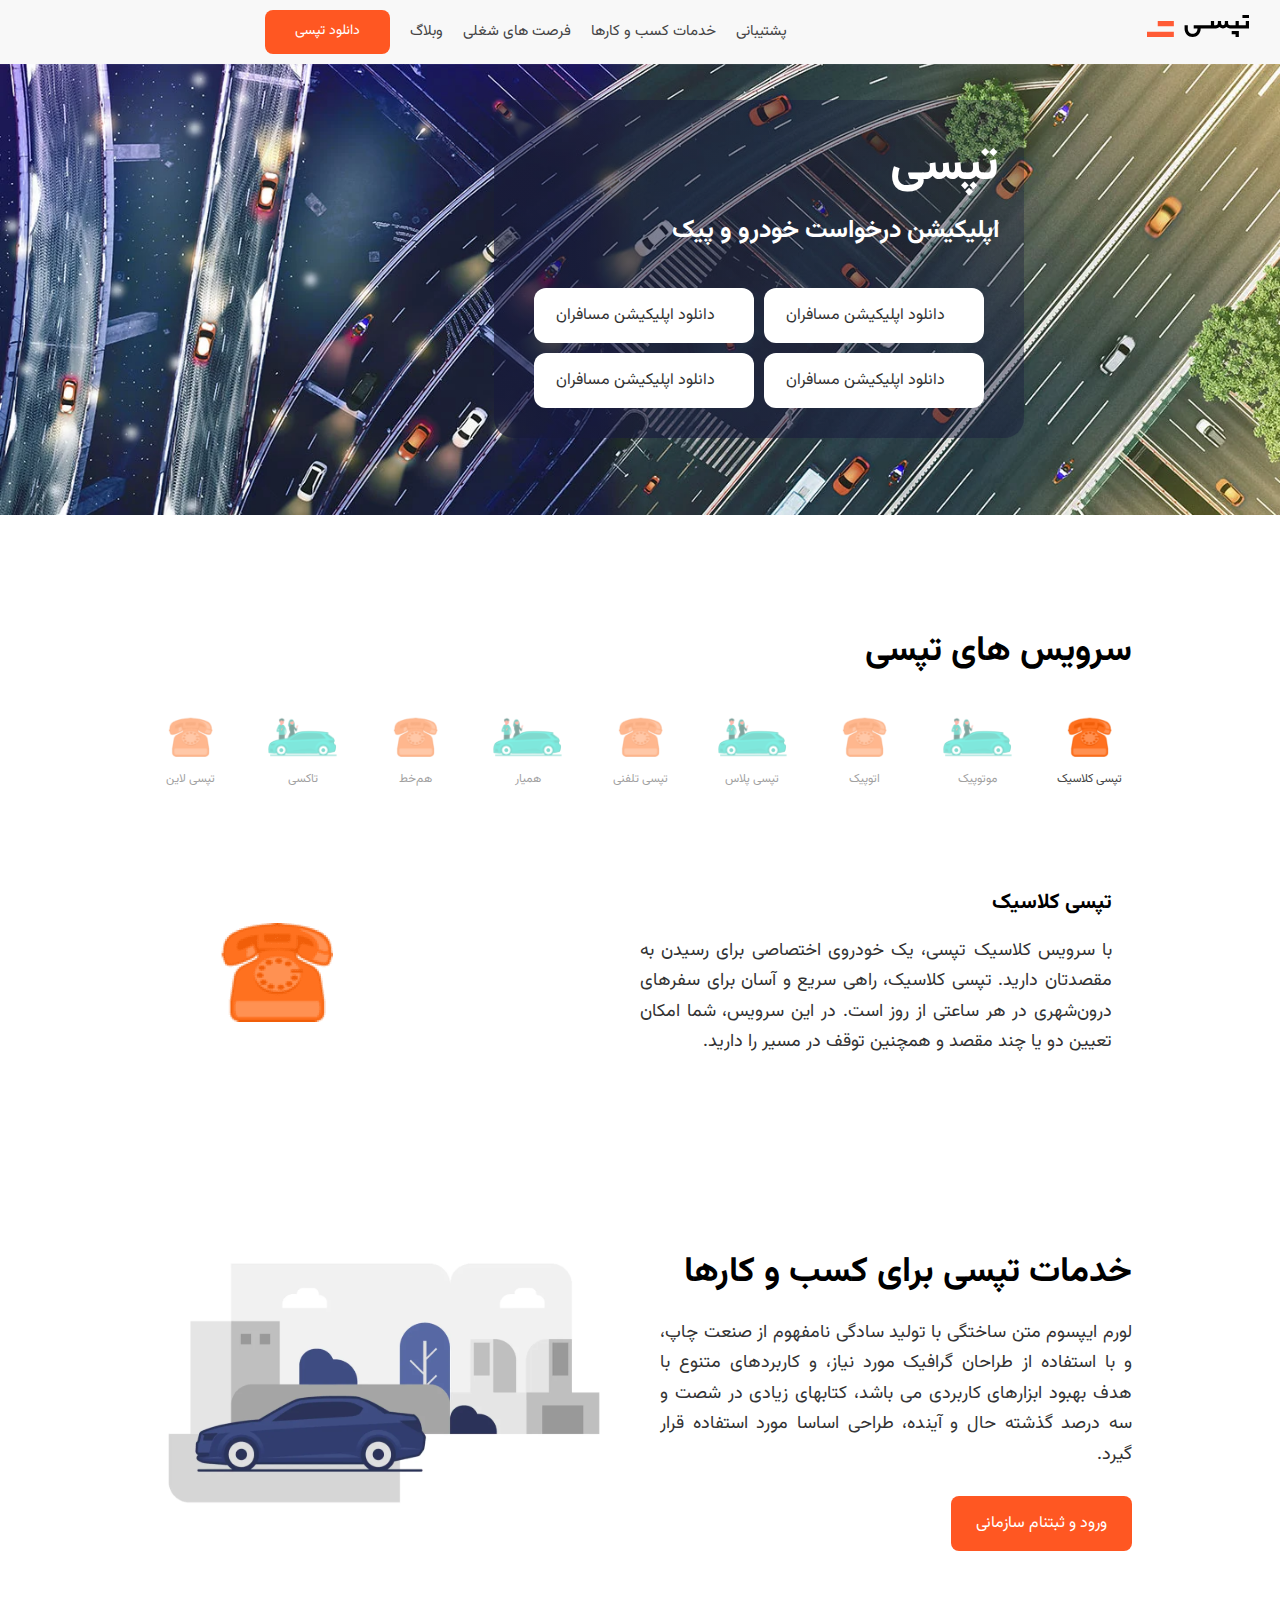
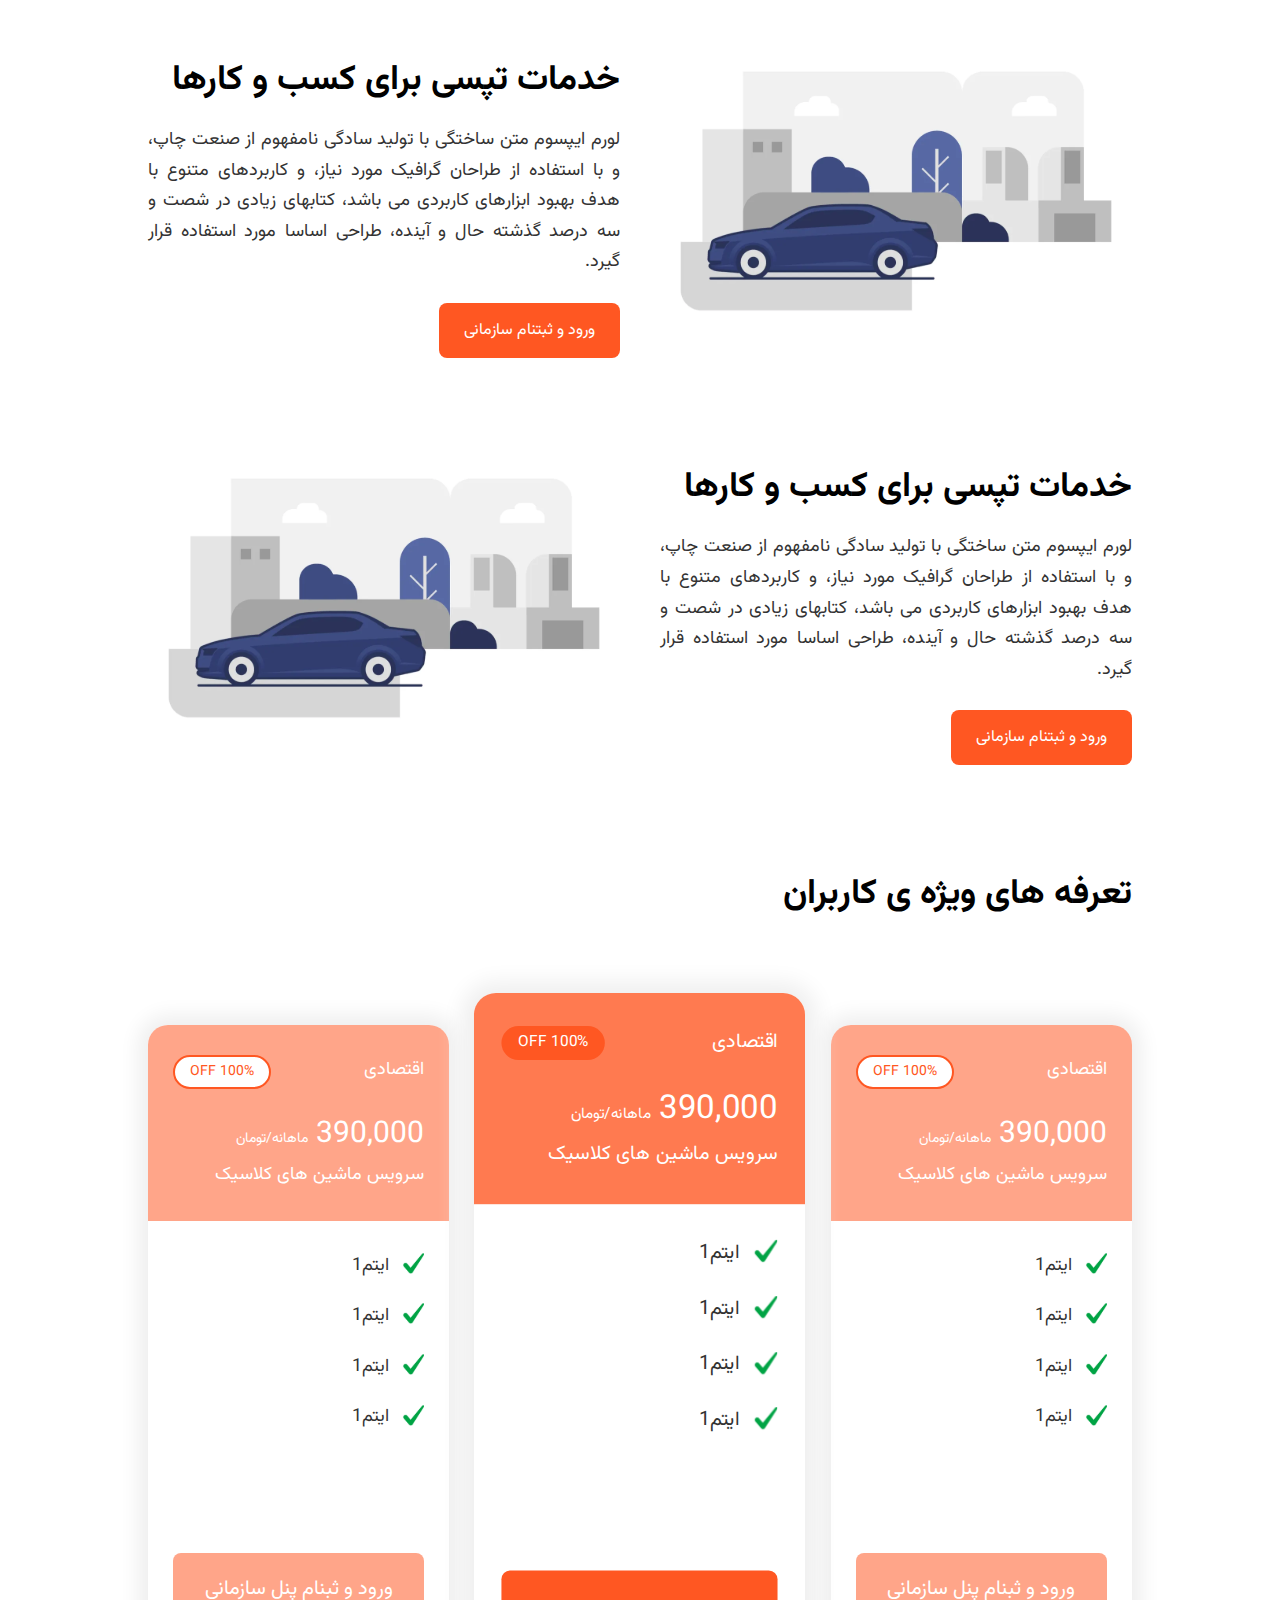
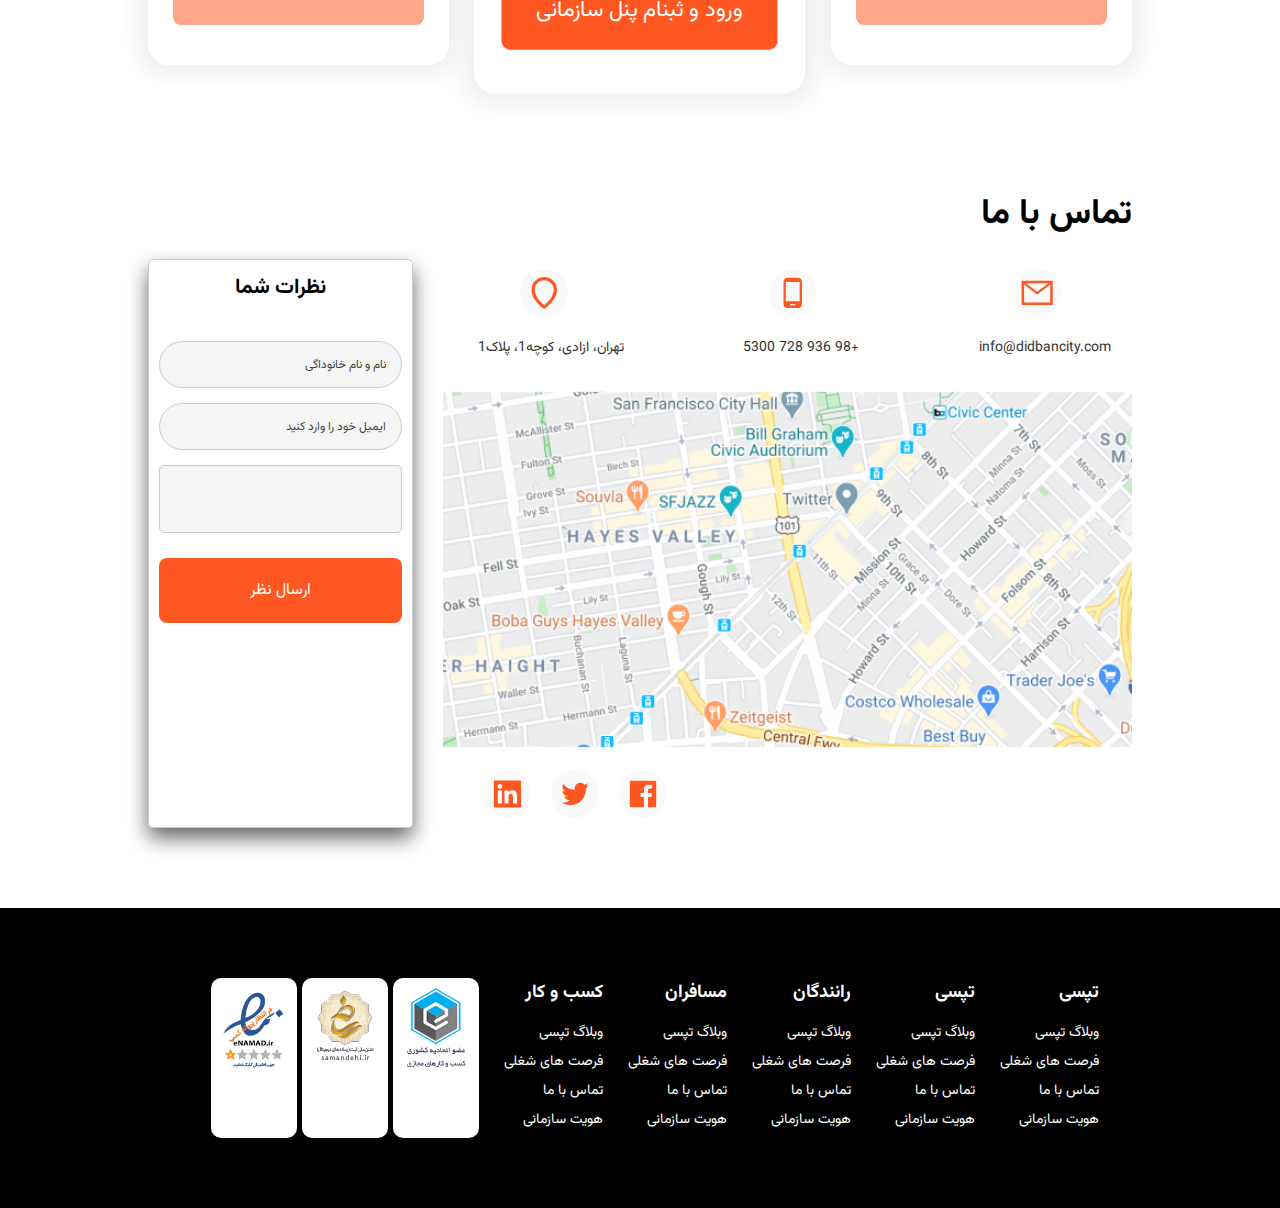
<file: index.html>
<!DOCTYPE html>
<html lang="en" dir="rtl">
  <head>
    <meta charset="UTF-8" />
    <meta http-equiv="X-UA-Compatible" content="IE=edge" />
    <meta name="viewport" content="width=device-width, initial-scale=1.0" />
    <link rel="stylesheet" href="/assets/css/fonts.css" />
    <link rel="stylesheet" href="/assets/css/styles.css" />
    <link
      rel="stylesheet"
      href="https://cdnjs.cloudflare.com/ajax/libs/font-awesome/6.4.0/css/all.min.css"
      integrity="sha512-iecdLmaskl7CVkqkXNQ/ZH/XLlvWZOJyj7Yy7tcenmpD1ypASozpmT/E0iPtmFIB46ZmdtAc9eNBvH0H/ZpiBw=="
      crossorigin="anonymous"
      referrerpolicy="no-referrer"
    />
    <title>Tapsi Demo</title>
  </head>
  <body>
    <!-- navbar -->
    <header class="main-header">
      <nav class="nav container">
        <a href="#">
          <img src="/assets/images/logo.svg" alt="" />
        </a>
        <div class="nav__toggler">
          <div class="bar bar-one"></div>
          <div class="bar bar-two"></div>
          <div class="bar bar-three"></div>
        </div>
        <ul class="list nav__list">
          <li class="nav__item"><a href="#">پشتیبانی</a></li>
          <li class="nav__item"><a href="#">خدمات کسب و کارها</a></li>
          <li class="nav__item"><a href="#">فرصت های شغلی</a></li>
          <li class="nav__item"><a href="#">وبلاگ</a></li>
          <li class="nav__item cta">
            <a href="#" class="btn btn--primary btn--block">دانلود تپسی</a>
          </li>
        </ul>
      </nav>
    </header>

    <!-- navbar -->
    <!-- header -->
    <section class="hero-section">
      <picture>
        <source
          srcset="/assets/images/banner.webp"
          type="image/webp"
          media="(min-width: 768px)"
        />
        <source
          srcset="/assets/images/banner-mobile.webp"
          type="image/webp"
          media="(max-width: 768px)"
        />
        <img alt="banner" src="/assets/images/banner.webp" class="banner-img" />
      </picture>

      <div class="hero-wrapper container">
        <div class="itro-btn">
          <h1>تپسی</h1>
          <h2>اپلیکیشن درخواست خودرو و پیک</h2>
          <div class="btn-wrapper">
            <div class="intro-btn__passenger">
              <span>
                <i class="fa fa-car" aria-hidden="true"></i>
              </span>
              <p>دانلود اپلیکیشن مسافران</p>
            </div>
            <div class="intro-btn__passenger">
              <span>
                <i class="fa fa-car" aria-hidden="true"></i>
              </span>
              <p>دانلود اپلیکیشن مسافران</p>
            </div>
            <div class="intro-btn__passenger">
              <span>
                <i class="fa fa-car" aria-hidden="true"></i>
              </span>
              <p>دانلود اپلیکیشن مسافران</p>
            </div>
            <div class="intro-btn__passenger">
              <span>
                <i class="fa fa-car" aria-hidden="true"></i>
              </span>
              <p>دانلود اپلیکیشن مسافران</p>
            </div>
          </div>
        </div>
      </div>
    </section>

    <!-- header -->
    <!-- servicec -->
    <section class="services container block">
      <h3 class="services__title">سرویس های تپسی</h3>
      <div class="services-tabs">
        <a class="tab active" data-tab-target="nav-classic-tab">
          <img src="/assets/images/s1.png" alt="tapsi-classic-icon" />
          <p>تپسی کلاسیک</p>
        </a>
        <a class="tab" data-tab-target="nav-motopeyk-tab">
          <img src="/assets/images/s2.png" alt="motopeyk-icon" />
          <p>موتوپیک</p>
        </a>
        <a class="tab" data-tab-target="nav-autopeyk-tab">
          <img src="/assets/images/s1.png" alt="autopeyk-icon" />
          <p>اتوپیک</p>
        </a>
        <a class="tab" data-tab-target="nav-plus-tab">
          <img src="/assets/images/s2.png" alt="tapsi-plus-icon" />
          <p>تپسی پلاس</p>
        </a>
        <a class="tab" data-tab-target="nav-tel-tab">
          <img src="/assets/images/s1.png" alt="tapsi-tel-icon" />
          <p>تپسی تلفنی</p>
        </a>
        <a class="tab" data-tab-target="nav-hamyar-tab">
          <img src="/assets/images/s2.png" alt="hamyar-icon" />
          <p>همیار</p>
        </a>
        <a class="tab" data-tab-target="nav-hamkhat-tab">
          <img src="/assets/images/s1.png" alt="hamkhat-icon" />
          <p>هم&zwnj;خط</p>
        </a>
        <a class="tab" data-tab-target="nav-taxi-tab">
          <img src="/assets/images/s2.png" alt="tapsi-taxi-icon" />
          <p>تاکسی</p>
        </a>
        <a class="tab" data-tab-target="nav-line-tab">
          <img src="/assets/images/s1.png" alt="tapsi-line-icon" />
          <p>تپسی لاین</p>
        </a>
      </div>
      <section class="feature container block">
        <div class="tab-content active" id="nav-classic-tab">
          <div class="feature__image">
            <img src="/assets/images/s1.png" alt="" />
          </div>
          <div class="feature__detailes">
            <h3 class="feature__title">تپسی کلاسیک</h3>
            <p class="feature__text">
              با سرویس کلاسیک تپسی، یک خودروی اختصاصی برای رسیدن به مقصدتان دارید.
              تپسی کلاسیک، راهی سریع و آسان برای سفرهای درون‌شهری در هر ساعتی از روز
              است. در این سرویس، شما امکان تعیین دو یا چند مقصد و همچنین توقف در
              مسیر را دارید.
            </p>
          </div>
        </div>
        <div class="tab-content" id="nav-motopeyk-tab">
          <div class="feature__image">
            <img src="/assets/images/s2.png" alt="" />
          </div>
          <div class="feature__detailes">
            <h3 class="feature__title">موتوپیک</h3>
            <p class="feature__text">
              با استفاده از سرویس موتوپیک، بسته‌ها و مرسولاتتان با پیک موتور به مقصد
              ارسال می‌شوند. این سرویس مناسب زمانی است که می‌خواهید مرسوله سریع‌تر
              به مقصد برسد. در این سرویس، شما می‌توانید مسیر رسیدن مرسوله‌تان به
              مقصد را به صورت لحظه‌ای روی نقشه دنبال کنید.
            </p>
          </div>
        </div>
        <div class="tab-content" id="nav-autopeyk-tab">
          <div class="feature__image">
            <img src="/assets/images/s1.png" alt="" />
          </div>
          <div class="feature__detailes">
            <h3 class="feature__title">اتوپیک</h3>
            <p class="feature__text">
              اتوپیک سرویسی برای ارسال بسته‌های شما با خودرو است. این سرویس، برای
              زمانی مناسب است که بسته‌های شما، با موتور قابل ارسال نیستند و یا در
              حین جابجایی، نیاز به مراقبت بیشتری دارند. در این سرویس نیز امکان رصد
              لحظه ‌به لحظه موقعیت مکانی مرسوله تا زمان رسیدن به مقصد فراهم است.
            </p>
          </div>
        </div>
        <div class="tab-content" id="nav-plus-tab">
          <div class="feature__image">
            <img src="/assets/images/s2.png" alt="" />
          </div>
          <div class="feature__detailes">
            <h3 class="feature__title">تپسی پلاس</h3>
            <p class="feature__text">
              در سرویس پلاس تاکسی اینترنتی تپسی، خودرویی با مدل بالاتر و عمر کمتر،
              به دنبال شما خواهد آمد. همچنین، رانندگان این سرویس بالاترین امتیاز را
              از مسافران دریافت کرده‌اند. در این سرویس که در حال حاضر در تهران فعال
              است، امکان تعیین چند مقصد یا توقف در حین سفر، وجود دارد.
            </p>
          </div>
        </div>
        <div class="tab-content" id="nav-tel-tab">
          <div class="feature__image">
            <img src="/assets/images/s1.png" alt="" />
          </div>
          <div class="feature__detailes">
            <h3 class="feature__title">تپسی تلفنی</h3>
            <p class="feature__text">
              سرویس تپسی تلفنی یا ۱۶۳۰، این امکان را به شما می‌دهد که بدون نیاز به
              اینترنت و اپلیکیشن، درخواست خودرو بدهید. این سرویس تاکسی تلفنی مناسب
              زمانی است که به هر دلیلی دسترسی به اینترنت یا اپلیکیشن ندارید. همچنین
              سرویس تلفنی تپسی، راه حلی مناسب برای افرادی است که کار کردن با
              اپلیکیشن‌های موبایلی برایشان راحت نیست.
            </p>
          </div>
        </div>
        <div class="tab-content" id="nav-hamyar-tab">
          <div class="feature__image">
            <img src="/assets/images/s2.png" alt="" />
          </div>
          <div class="feature__detailes">
            <h3 class="feature__title">همیار</h3>
            <p class="feature__text">
              سرویس همیار تپسی، به جای شما خرید می‌کند. کافیست فروشگاه مورد نظر خود
              را به عنوان مبدا مشخص کرده و لیست خریدتان را داخل اپ وارد کنید. این
              خرید‌ها می‌تواند از سوپرمارکت یا داروخانه مورد نظر شما باشند.
            </p>
          </div>
        </div>
        <div class="tab-content" id="nav-hamkhat-tab">
          <div class="feature__image">
            <img src="/assets/images/s1.png" alt="" />
          </div>
          <div class="feature__detailes">
            <h3 class="feature__title">هم خط</h3>
            <p class="feature__text">
              سرویس هم‌خط تپسی شما را با مینی‌بوس‌ به مقصد می‌رساند. با استفاده از
              سرویس هم‌خط بعد از انتخاب مسیر سفر، بلیت‌تان را خریداری کنید و سریع‌تر
              و راحت‌تر به مقصد برسید. این سرویس خطی بسیار ارزان‌تر از دیگر
              سرویس‌های تپسی است و شما را سریع‌تر و راحت‌تر از حمل‌ونقل عمومی به
              مقصدتان می‌رساند. شما می‌توانید از قبل بلیت هم خط را رزرو کنید و با
              رعایت فاصله اجتماعی به مقصد برسید. سرویس مینی بوس آنلاین فعلا فقط در
              تهران فعال است.
            </p>
          </div>
        </div>
        <div class="tab-content" id="nav-taxi-tab">
          <div class="feature__image">
            <img src="/assets/images/s2.png" alt="" />
          </div>
          <div class="feature__detailes">
            <h3 class="feature__title">تپسی تاکسی</h3>
            <p class="feature__text">
              در سرویس تاکسی تپسی، تاکسی‌های زرد یا سبز شما را به مقصدتان می‌رسانند.
              این سرویس در حال حاضر در تهران فعال است و چنانچه به دلایلی مانند ورود
              به محدوده طرح ترافیک یا طرح آلودگی هوا، ترجیح بدهید از تاکسی برای
              رفت‌وآمدتان استفاده کنید، گزینه مناسبی خواهد بود.
            </p>
          </div>
        </div>
        <div class="tab-content" id="nav-line-tab">
          <div class="feature__image">
            <img src="/assets/images/s1.png" alt="" />
          </div>
          <div class="feature__detailes">
            <h3 class="feature__title">تپسی لاین</h3>
            <p class="feature__text">
              تپسی لاین سرویسی است که امکان سفر اشتراکی را برایتان فراهم می‌کند. در
              این سرویس شما با مسافر دیگری که هم‌مسیرتان است، هم‌سفر خواهید بود و
              هزینه سفرتان تقسیم می‌شود. این سرویس در حال حاضر به دلیل شرایط
              همه‌گیری بیماری کرونا از دسترس خارج شده اما با بهبود شرایط می‌توانید
              از سرویس لاین استفاده کنید.
            </p>
          </div>
      </section>
    </section>
    <!-- services -->
    <!-- feature -->
    <section class="feature container block">
      <div class="feature__image">
        <img src="/assets/images/illus-plus 1.svg" alt="" />
      </div>
      <div class="feature__detailes">
        <h2 class="feature__title">خدمات تپسی برای کسب و کارها</h2>
        <p class="feature__text">
          لورم ایپسوم متن ساختگی با تولید سادگی نامفهوم از صنعت چاپ، و با استفاده از
          طراحان گرافیک مورد نیاز، و کاربردهای متنوع با هدف بهبود ابزارهای کاربردی
          می باشد، کتابهای زیادی در شصت و سه درصد گذشته حال و آینده، طراحی اساسا
          مورد استفاده قرار گیرد.
        </p>
        <button class="btn btn--primary">ورود و ثبتنام سازمانی</button>
      </div>
    </section>
    <section class="feature container revers block">
      <div class="feature__image">
        <img src="/assets/images/illus-plus 1.svg" alt="" />
      </div>
      <div class="feature__detailes">
        <h2 class="feature__title">خدمات تپسی برای کسب و کارها</h2>
        <p class="feature__text">
          لورم ایپسوم متن ساختگی با تولید سادگی نامفهوم از صنعت چاپ، و با استفاده از
          طراحان گرافیک مورد نیاز، و کاربردهای متنوع با هدف بهبود ابزارهای کاربردی
          می باشد، کتابهای زیادی در شصت و سه درصد گذشته حال و آینده، طراحی اساسا
          مورد استفاده قرار گیرد.
        </p>
        <button class="btn btn--primary">ورود و ثبتنام سازمانی</button>
      </div>
    </section>
    <section class="feature container block">
      <div class="feature__image">
        <img src="/assets/images/illus-plus 1.svg" alt="" />
      </div>
      <div class="feature__detailes">
        <h2 class="feature__title">خدمات تپسی برای کسب و کارها</h2>
        <p class="feature__text">
          لورم ایپسوم متن ساختگی با تولید سادگی نامفهوم از صنعت چاپ، و با استفاده از
          طراحان گرافیک مورد نیاز، و کاربردهای متنوع با هدف بهبود ابزارهای کاربردی
          می باشد، کتابهای زیادی در شصت و سه درصد گذشته حال و آینده، طراحی اساسا
          مورد استفاده قرار گیرد.
        </p>
        <button class="btn btn--primary">ورود و ثبتنام سازمانی</button>
      </div>
    </section>
    
    <!-- feature -->
    <!-- cards -->
    <div class="container block">
      <h2>تعرفه های ویژه ی کاربران</h2>
      <div class="block-plan ">
        <div class="plan">
          <div class="card card__secondary">
            <header class="card__header">
              <div class="plan__intruction">
                <span class="plan__name"> اقتصادی </span>
                <span class="badge badge--secendary">off 100%</span>
              </div>
              <div class="priceOfService">
                <span class="plan__price">390,000 </span>
                <span class="plan__billing-cicle">ماهانه/تومان</span>
              </div>
              <span class="plan__discription">سرویس ماشین های کلاسیک </span>
            </header>
            <div class="card__body">
              <ul class="list list--tick">
                <li class="list__item list--tick">ایتم1</li>
                <li class="list__item list--tick">ایتم1</li>
                <li class="list__item list--tick">ایتم1</li>
                <li class="list__item list--tick">ایتم1</li>
              </ul>
              <button class="btn btn--secendary btn-block">
                ورود و ثبنام پنل سازمانی
              </button>
            </div>
          </div>
        </div>
      
        <div class="plan plan--popular">
          <div class="card card__primary">
            <header class="card__header">
              <div class="plan__intruction">
                <span class="plan__name"> اقتصادی </span>
                <span class="badge">off 100%</span>
              </div>
              <div class="priceOfService">
                <span class="plan__price">390,000 </span>
                <span class="plan__billing-cicle">ماهانه/تومان</span>
              </div>
              <span class="plan__discription">سرویس ماشین های کلاسیک </span>
            </header>
            <div class="card__body">
              <ul class="list list--tick">
                <li class="list__item list--tick">ایتم1</li>
                <li class="list__item list--tick">ایتم1</li>
                <li class="list__item list--tick">ایتم1</li>
                <li class="list__item list--tick">ایتم1</li>
              </ul>
              <button class="btn btn--primary btn-block">
                ورود و ثبنام پنل سازمانی
              </button>
            </div>
          </div>
        </div>
      
        <div class="plan">
          <div class="card card__secondary">
            <header class="card__header">
              <div class="plan__intruction">
                <span class="plan__name"> اقتصادی </span>
                <span class="badge badge--secendary">off 100%</span>
              </div>
              <div class="priceOfService">
                <span class="plan__price">390,000 </span>
                <span class="plan__billing-cicle">ماهانه/تومان</span>
              </div>
              <span class="plan__discription">سرویس ماشین های کلاسیک </span>
            </header>
            <div class="card__body">
              <ul class="list list--tick">
                <li class="list__item list--tick">ایتم1</li>
                <li class="list__item list--tick">ایتم1</li>
                <li class="list__item list--tick">ایتم1</li>
                <li class="list__item list--tick">ایتم1</li>
              </ul>
              <button class="btn btn--secendary btn-block">
                ورود و ثبنام پنل سازمانی
              </button>
            </div>
          </div>
        </div>
      </div>
    </div>
    <!-- cards -->
    <!-- contact us -->
    <div class="container block">
      <h2>تماس با ما</h2>
      <section class="cantact-us">
        <div class="cantact-us__social block">
          <div class="icon-container">
            <svg class="icon">
              <use xlink:href="/assets/images/svg-sprite.svg#facebook"></use>
            </svg>
          </div>
          <div class="icon-container">
            <svg class="icon">
              <use xlink:href="/assets/images/svg-sprite.svg#tweeter"></use>
            </svg>
          </div>
          <div class="icon-container">
            <svg class="icon">
              <use xlink:href="/assets/images/svg-sprite.svg#linkdin"></use>
            </svg>
          </div>
        </div>
        <div class="cantact-us__map">
          <img src="/assets/images/map.png" />
        </div>
        <div class="cantact-us__icons block">
          <div class="icon_holder">
            <div class="icon-container">
              <img class="icon--small" src="/assets/images/email.svg" />
            </div>
            <span class="icon_holder-label">info@didbancity.com</span>
          </div>
          <div class="icon_holder">
            <div class="icon-container">
              <img class="icon--small" src="/assets/images/mobile.svg" />
            </div>
            <span class="icon_holder-label">+98 936 728 5300</span>
          </div>
          <div class="icon_holder">
            <div class="icon-container">
              <img class="icon--small" src="/assets/images/location.svg" />
            </div>
            <span class="icon_holder-label">تهران، ازادی، کوچه1، پلاک1</span>
          </div>
        </div>
        <div class="cantact-us__form">
          <div class="form-wrapper">
            <h3>نظرات شما</h3>
            <form>
              <input type="text" placeholder="نام و نام خانوداگی" />
              <input type="email" placeholder="ایمیل خود را وارد کنید" />
              <textarea></textarea>
              <button class="btn btn--primary" type="submit">ارسال نظر</button>
            </form>
          </div>
        </div>
      </section>
    </div>
    <!-- contact us -->
    <!-- footer -->
    <footer class="main-footer">
      <div class="container footer">
        <div class="footer__item">
          <h6>تپسی</h6>
          <a href="#">وبلاگ تپسی</a>
          <a href="#"> فرصت های شغلی</a>
          <a href="#">تماس با ما </a>
          <a href="#">هویت سازمانی </a>
        </div>
        <div class="footer__item">
          <h6>تپسی</h6>
          <a href="#">وبلاگ تپسی</a>
          <a href="#"> فرصت های شغلی</a>
          <a href="#">تماس با ما </a>
          <a href="#">هویت سازمانی </a>
        </div>
        <div class="footer__item">
          <h6>رانندگان</h6>
          <a href="#">وبلاگ تپسی</a>
          <a href="#"> فرصت های شغلی</a>
          <a href="#">تماس با ما </a>
          <a href="#">هویت سازمانی </a>
        </div>
        <div class="footer__item">
          <h6>مسافران</h6>
          <a href="#">وبلاگ تپسی</a>
          <a href="#"> فرصت های شغلی</a>
          <a href="#">تماس با ما </a>
          <a href="#">هویت سازمانی </a>
        </div>
        <div class="footer__item">
          <h6>کسب و کار</h6>
          <a href="#">وبلاگ تپسی</a>
          <a href="#"> فرصت های شغلی</a>
          <a href="#">تماس با ما </a>
          <a href="#">هویت سازمانی </a>
        </div>
        <div class="footer__item enemad">
          <div class="footer__enemad">
            <img src="/assets/images/logo3.png" alt="" />
          </div>
          <div class="footer__enemad">
            <img src="/assets/images/logo2.png" alt="" />
          </div>
          <div class="footer__enemad">
            <img src="/assets/images/logo1.png" alt="" />
          </div>
        </div>
      </div>
    </footer>
    
    <!-- footer -->
    <script src="/js/main.js"></script>
  </body>
</html>
</file>
<file: assets/css/fonts.css>
@font-face {
  font-family: "vazir";
  font-weight: 400;
  font-style: normal;
  src: url("/assets/fonts/Vazirmatn-Regular.woff2") format("woff2");
}

@font-face {
  font-family: "vazir";
  font-weight: 700;
  font-style: normal;
  src: url("/assets/fonts/Vazirmatn-Bold.woff2") format("woff2");
}

body,
button {
  font-family: "vazir";
}
</file>
<file: assets/css/styles.css>
*,
*::before,
*::after {
  box-sizing: border-box;
  margin: 0;
  padding: 0;
  /* list-style: none; */
}

:root {
  --color-primary: #ff5722;
  --color-primary-light: #ff7a50;
  --color-secendary-light: #fff6f2;
  --color-secendart-dark: #ffa589;
  --color-navbar: #f8f8f8;
  --color-heading: #000;
  --color-body: #333;
  --color-white: #fff;
}

html {
  font-size: 62.5%;
}
body {
  color: var(--color-body);
  font-size: 1.4rem;
}

h1,
h2,
h3 {
  color: var(--color-heading);
  font-weight: 700;
}

h1 {
  font-size: 2.5rem;
}

h2 {
  font-size: 2.2rem;
  margin-bottom: 1.5rem;
}

@media screen and (min-width: 1024px) {
  body {
    font-size: 1.8rem;
    line-height: 1.7;
  }
  h1 {
    font-size: 5rem;
  }
  h2 {
    font-size: 3.5rem;
  }
}

/* buttons */
.btn {
  cursor: pointer;
  outline: 0;
  border: 0;
  padding: 2rem 2.5rem;
  border-radius: 8px;
  margin: 1rem 0;
  text-align: center;
  white-space: nowrap;
  font-size: 1.4rem;
}
.btn--primary {
  background-color: var(--color-primary);
  color: var(--color-white);
}
.btn--secendary {
  background-color: var(--color-secendart-dark);
  color: var(--color-white);
}
.btn-block {
  width: 100%;
  font-size: 1.6rem;
}

@media screen and (min-width: 1024px) {
  .btn {
    font-size: 1.6rem;
  }
  .btn-block {
    font-size: 2rem;
  }
}

/* bridg */
.badge {
  display: inline-block;
  border-radius: 32px;
  font-size: 1.2rem;
  line-height: 20px;
  /* font-weight: 700; */
  padding: 0.5rem 1.5rem;
  text-transform: uppercase;
  background-color: var(--color-primary);
  color: #fff;
}

.badge--secendary {
  background-color: var(--color-white);
  color: #ff5722;
  border: 2px solid var(--color-primary);
}

@media screen and (min-width: 1024px) {
  .badge {
    font-size: 1.4rem;
  }
}

/* list */

.list {
  list-style: none;
  font-size: 1.6rem;
}
.list--inline .list__item {
  display: inline-block;
  margin-left: 2rem;
}
.list--tick .list__item {
  background: url(/assets/images/tik-squere.svg) no-repeat;
  background-position: right center;
  padding-right: 3.5rem;
  margin-bottom: 1.5rem;
}

@media screen and (min-width: 1024px) {
  .list--tick .list__item {
    font-size: 1.8rem;
    margin-bottom: 2rem;
  }
}

/* plan */

.block-plan {
  display: grid;
  gap: 3rem 4rem;
  margin-top: 10rem;
  margin-bottom: 3rem;
  grid-template-columns: repeat(auto-fit, minMax(300px, 1fr));
}
.plan {
  max-width: 400px;
  font-size: 1.8rem;
  transition: all 0.2 ease-out;
}

.card {
  border-radius: 20px;
  background-color: var(--color-white);
  overflow: hidden;
  box-shadow: 0 0 20px 10px #efefef;
}

.card__header,
.card__body {
  padding: 3rem 2.5rem;
}
.card__header {
  color: var(--color-white);
}
.card__secondary .card__header {
  background-color: var(--color-secendart-dark);
}
.card__primary .card__header {
  background-color: var(--color-primary-light);
}
.plan__intruction {
  display: flex;
  justify-content: space-between;
  margin-bottom: 2rem;
}
.plan__price {
  font-size: 3rem;
}
.plan__billing-cicle {
  font-size: 1.4rem;
}
.plan__description {
  margin-top: 1.5rem;
  display: block;
}
.plan .btn-block {
  margin-top: 10rem;
}

@media screen and (min-width: 1024px) {
  .plan--popular {
    transform: scale(1.1);
  }
  .plan--popular:hover {
    transform: scale(1.15) !important;
  }
  .plan:hover {
    transform: scale(1.05);
  }
}

/* container */
.container {
  max-width: 1024px;
  margin: 7rem auto;
}
/* feature */
.feature {
  display: grid;
  gap: 0rem 2rem;
  padding: 2rem;
}
.feature__text {
  margin-bottom: 1.5rem;
  text-align: justify;
}
.feature .btn {
  padding: 1.5rem 2.5rem;
}
.feature__image > img {
  width: 100%;
  height: auto;
}
.feature__image {
  margin-bottom: 2.5rem;
}

@media screen and (min-width: 1024px) {
  .feature {
    grid-template-columns: repeat(2, 1fr);
    gap: 6rem 4rem;
  }
  .feature__image {
    order: 2;
    margin-bottom: 0;
  }
  .feature__detailes {
    order: 1;
  }
}

/* contact-us */
.cantact-us {
  display: grid;
}
.cantact-us__map {
  display: none;
}
.cantact-us__icons {
  display: flex;
  flex-direction: column;
  align-items: end;
}
.cantact-us__icons .icon_holder {
  display: flex;
  align-items: center;
  margin-bottom: 2rem;
}
.icon_holder-label {
  margin-left: 1.5rem;
  display: block;
  order: 1;
  max-width: 250px;
}
.icon-container {
  order: 2;
}
@media screen and (min-width: 1024px) {
  .cantact-us {
    grid-template-areas:
      " address form"
      " map form"
      " icons form";
    grid-template-columns: 70fr 30fr;
  }
  .cantact-us__form {
    grid-area: form;
  }
  .cantact-us__map {
    grid-area: map;
  }
  .cantact-us__icons {
    grid-area: address;
    flex-direction: row;
    justify-content: space-around;
    align-items: center;
    padding: 3rem 0;
  }
  .cantact-us__icons div {
    display: flex;
    flex-direction: column;
    justify-content: center;
    align-items: center;
  }
  .cantact-us__icons_img {
    width: 2rem;
    height: 2rem;
  }
  .cantact-us__icons span {
    margin-top: 2rem;
  }
  .cantact-us__social {
    grid-area: icons;
  }
  .cantact-us__map {
    display: block;
  }
}

@media screen and (min-width: 1024px) {
  .cantact-us__icons {
    flex-direction: row;
    justify-content: space-between;
    align-items: flex-start;
  }
  .cantact-us__icons .icon_holder {
    flex-direction: column;
    min-width: 150px;
  }
  .icon_holder-label {
    order: 2;
    font-size: 1.4rem;
    margin-top: 1.5rem;
  }
}
/* icons */
.icon {
  width: 28px;
  height: 28px;
}
.icon--small {
  width: 32px;
  height: 32px;
}
.icon-container {
  width: 48px;
  height: 48px;
  display: flex;
  justify-content: center;
  align-items: center;
  background-color: #fafafa;
  border-radius: 100%;
}

/* social icons */

.cantact-us__social {
  display: flex;
  flex-direction: row;
  align-items: center;
  justify-content: space-around;
}
@media screen and (min-width: 1024px) {
  .cantact-us__social {
    justify-content: flex-end;
  }
  .cantact-us__social .icon-container {
    margin-left: 2rem;
  }
}
.cantact-us__map img {
  width: 100%;
  height: auto;
}

/* form */
.cantact-us__form {
  margin-right: 3rem;
}
@media screen and (max-width: 1024px) {
  .cantact-us__form {
    margin-left: 3rem;
  }
}
.form-wrapper {
  height: 100%;
  border: 1px solid #ccc;
  border-radius: 5px;
  box-shadow: 0 10px 20px rgba(0, 0, 0, 0.6);
  padding: 1rem;
}
.form-wrapper h3 {
  margin-bottom: 3.5rem;
  text-align: center;
}
.form-wrapper form {
  display: flex;
  flex-direction: column;
  justify-content: space-between;
}
input,
textarea {
  display: block;
  outline: 0;
  border: 0;
}
::placeholder {
  font-size: 1.2rem;
  color: #444;
  font-family: "vazir";
}
textarea {
  resize: none;
  width: 100%;
}
.form-wrapper input,
.form-wrapper textarea {
  border-radius: 39px;
  background-color: #f5f5f5;
  border: 1px solid #ccc;
  padding: 1.2rem 1.5rem;
  /* margin: 0.7rem 0; */
  font-family: "vazir";
  margin-bottom: 1.5rem;
}
.form-wrapper input:focus,
.form-wrapper textarea:focus {
  border: 1px solid var(--color-primary);
}
.form-wrapper textarea {
  border-radius: 5px;
}

/* footer */
.main-footer {
  background-color: #000;
  color: #fff;
  min-height: 250px;
  display: flex;
  align-items: center;
}
.main-footer .footer {
  display: flex;
  flex-direction: column;
}
.footer__item {
  margin-bottom: 2.5rem;
}
.footer__item a {
  text-decoration: none;
  font-size: 1.4rem;
  color: var(--color-white);
  display: block;
  margin-bottom: 0.5rem;
}
.footer__item h6 {
  font-size: 1.8rem;
  font-weight: bold;
  margin-bottom: 1.4rem;
}
.footer__item.enemad {
  display: flex;
  flex-direction: row;
  justify-content: space-between;
}
.footer__enemad {
  background-color: #fff;
  border-radius: 10px;
  padding: 1rem 0.5rem;
  max-width: 86px;
  margin-left: 0.5rem;
}
.footer__enemad img {
  width: 100%;
  height: auto;
}
@media screen and (min-width: 768px) {
  .main-footer .footer {
    flex-direction: row;
    flex-wrap: wrap;
  }
  .footer__item {
    margin-bottom: 0;
    margin-left: 2.5rem;
  }
}

/* navbar */

/*JKKJKJ*/

.main-header {
  background-color: var(--color-navbar);
}
.nav {
  display: flex;
  justify-content: space-between;
  align-items: center;
  flex-wrap: wrap;
  padding: 1rem 2rem;
  margin: 0 11px;
}
.nav__list {
  width: 100%;
  display: flex;
  flex-direction: column;
  font-size: 1.4rem;
  max-height: 0;
  overflow: hidden;
  opacity: 0;
  transition: all 0.4s ease-out;
}

.nav.nav__expanded .nav__list {
  max-height: 100vh;
  opacity: 1;
}

.nav__item {
  margin-top: 1rem;
  border-bottom: 1px solid #ccc;
}
.nav__item > a {
  text-decoration: none;
  color: #444;
  display: block;
  padding: 0.5rem 0;
  transition: all 0.4s ease-out;
}

.nav__item > a:hover {
  color: var(--color-primary);
}

.nav__item.cta {
  font-size: 1.4rem;
  border: 0;
}

.nav__item.cta > a {
  color: #fff;
  font-size: 1.4rem;
}
.nav__item .btn {
  padding: 1rem 3rem;
}

@media screen and (min-width: 768px) {
  .nav {
    padding: 0 2rem;
    width: 100%;
  }
  .nav__toggler {
    display: none;
  }
  .nav__list {
    flex-direction: row;
    align-items: center;
    width: auto;
    opacity: 1;
    max-height: 100%;
  }
  .nav__item {
    margin-right: 2rem;
    margin-top: 0;
    font-size: 1.5rem;
    border: 0;
  }
}

/* TOGGLER */
.nav__toggler {
  cursor: pointer;
}
.bar {
  width: 25px;
  height: 3px;
  background-color: #000;
  margin: 5px 0;
  border-radius: 5px;
  transition: all 0.4s ease-out;
}

.nav.nav__expanded .bar-one {
  transform: rotate(-45deg) translate(-9px, 6px);
  margin: 8px 0;
}

.nav.nav__expanded .bar-two {
  opacity: 0;
  transform: translateX(-20px);
}

.nav.nav__expanded .bar-three {
  transform: rotate(45deg) translate(-8px, -8px);
  margin: 8px 0;
}

/* HRO */
.banner-phone {
  display: none;
  position: absolute;
  left: 10%;
  bottom: -50%;
  height: auto;
  width: 20px;
}
.hero-wrapper {
  position: absolute;
  top: 0;
  left: 0;
  width: 100%;
  height: 478px;
  display: flex;
  justify-content: center;
  align-items: center;
  margin-top: 3rem;
}
.hero-section {
  width: 100%;
  height: 478px;
}
.hero-section img {
  width: 100%;
  height: auto;
}
.itro-btn {
  position: absolute;
  border-radius: 20px;
  background-image: linear-gradient(
    51deg,
    rgba(23, 26, 60, 0.7) 5%,
    rgba(23, 26, 60, 0.3) 95%
  );
  padding: 16px;
  border-radius: 12px;
  display: flex;
  flex-direction: column;
  width: 270px;
}
.itro-btn h1 {
  font-size: 2.5rem;
  color: #fff;
}
.itro-btn h2 {
  font-size: 2.5rem;
  color: #fff;
  margin-bottom: 3rem;
}
.intro-btn__passenger {
  background-color: #fff;
  border-radius: 12px;
  margin-bottom: 2rem;
  padding: 1.4rem;
  width: 220px;
  display: flex;
  align-items: center;
  justify-content: space-around;
}
.intro-btn__passenger p {
  font-size: 1.4rem;
}
.btn-wrapper {
  display: flex;
  flex-direction: column;
  flex-wrap: wrap;
}

@media screen and (min-width: 768px) {
  .hero-wrapper {
    justify-content: flex-start;
  }
  .btn-wrapper {
    flex-direction: row;
    justify-content: center;
    align-items: center;
  }
  .banner-phone {
    display: block;
  }
  .itro-btn {
    width: 530px;
    padding: 25px;
    border-radius: 20px;
  }
  .itro-btn h1 {
    font-size: 5rem;
  }
  .itro-btn h2 {
    font-size: 2.5rem;
  }
  .intro-btn__passenger {
    margin: 0.5rem 0.5rem;
  }
  .intro-btn__passenger p {
    font-size: 1.6rem;
  }
}

/* services */
.services-tabs {
  display: flex;
  flex-direction: row;
  justify-content: space-between;
  overflow: auto;
  padding: 5px 0 15px;
}
.services-tabs a {
  display: block;
  text-decoration: none;
  color: #444;
  display: flex;
  flex-direction: column;
  align-items: center;
  max-width: 100px;
}
.services-tabs .tab > p {
  margin-top: 1rem;
  font-size: 1.2rem;
}
.services-tabs .tab {
  opacity: 0.5;
  transition: all 0.2s ease-out;
}
.services-tabs .tab:hover {
  opacity: 1;
}
.services-tabs img {
  max-width: 85px;
}
.services__title {
  font-size: 3.5rem;
  margin-bottom: 30px;
}
.services__title {
  font-size: 2rem;
  font-weight: bold;
  margin-bottom: 30px;
}
.services .feature__title {
  margin-bottom: 1.5rem;
}
.services .feature__image {
  display: none;
}
.tab-content {
  display: flex;
  justify-content: space-between;
  align-items: center;
}
.tab-content .feature__detailes {
  width: 100%;
}
.tab-content {
  display: none;
}
.tab-content.active {
  display: flex;
  justify-content: space-between;
  align-items: center;
}
.tab.active {
  opacity: 1;
}
.services .feature {
  display: flex;
}
.block {
  padding: 1rem 2rem;
}
@media screen and (min-width: 768px) {
  .services-tabs a > p {
    margin-top: 1rem;
    font-size: 1.4rem;
  }
  .services-tabs img {
    width: 100%;
  }
  .services__title {
    font-size: 3.5rem;
    margin-bottom: 30px;
  }
  .services .feature__image {
    display: block;
  }
  .tab-content .feature__detailes {
    width: 50%;
  }
}
.revers .feature__image {
  order: 1;
}
.revers .feature__detailes {
  order: 2;
}
</file>
